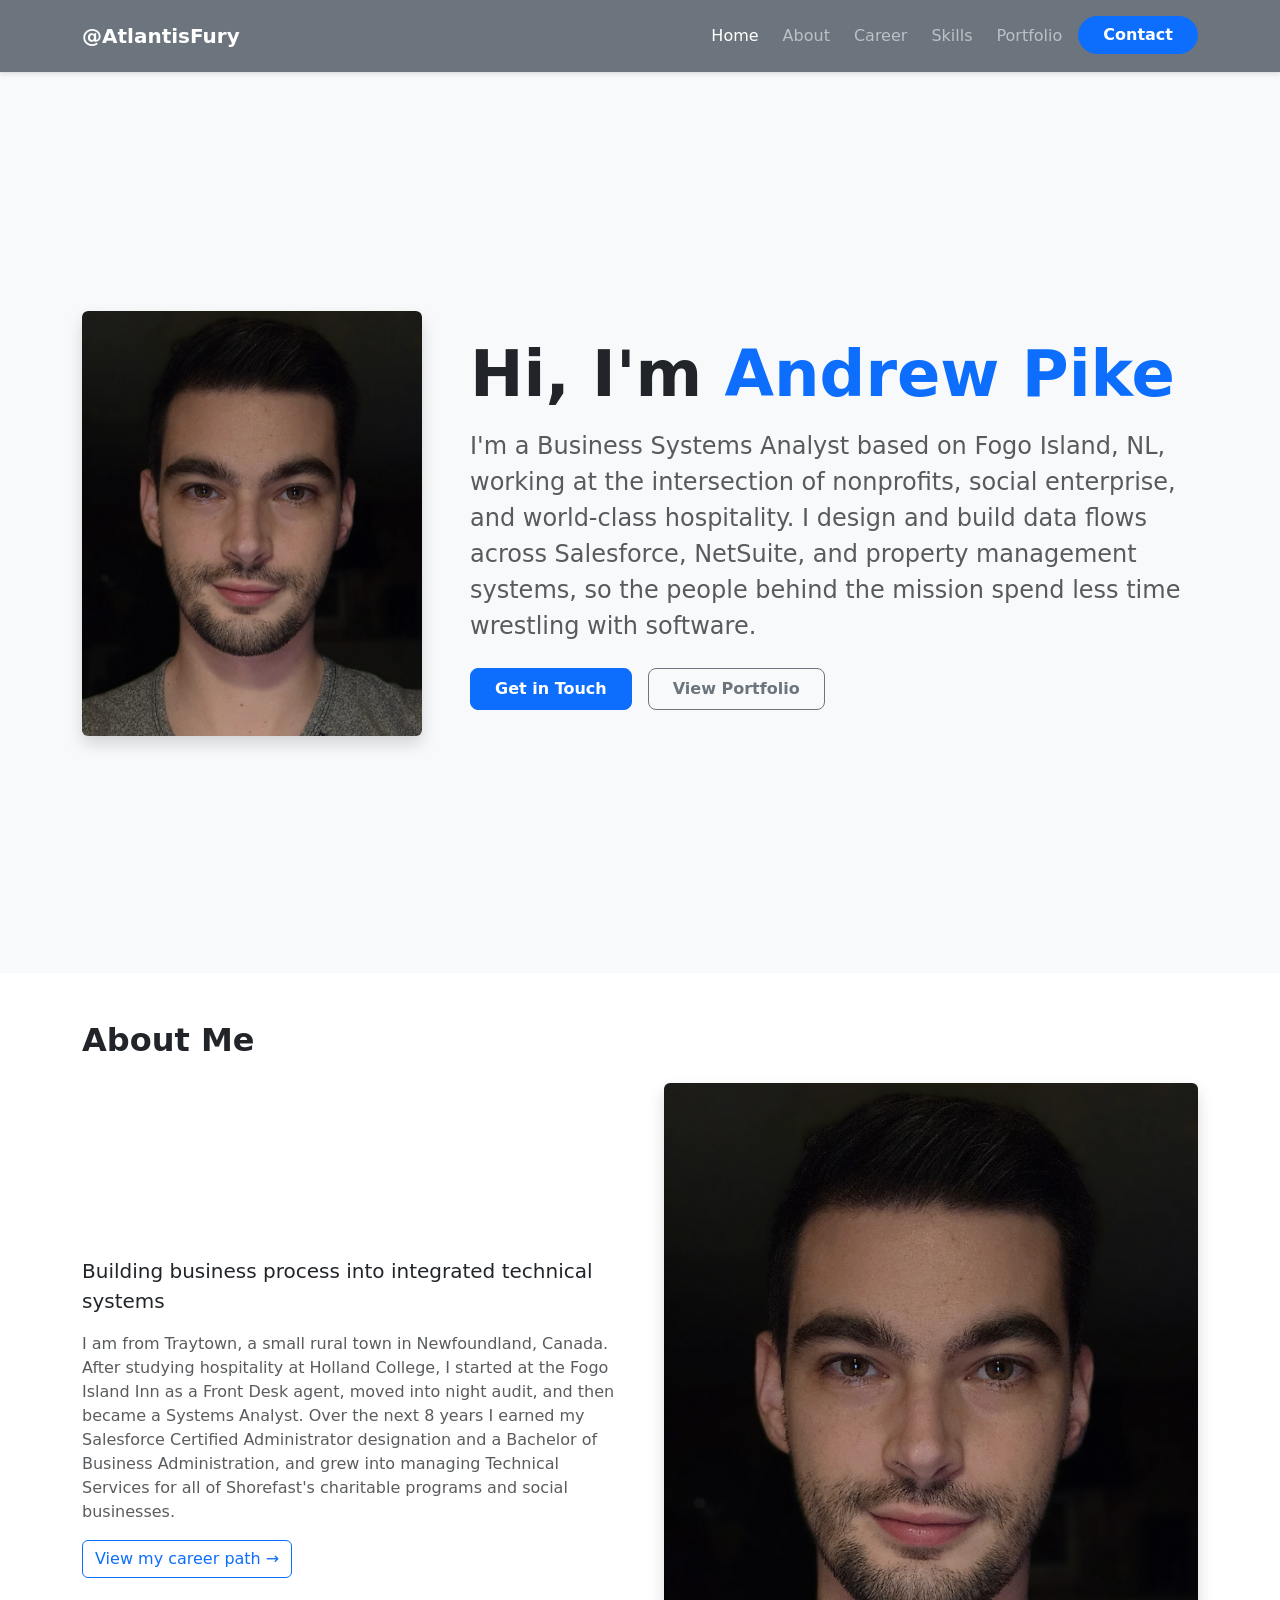
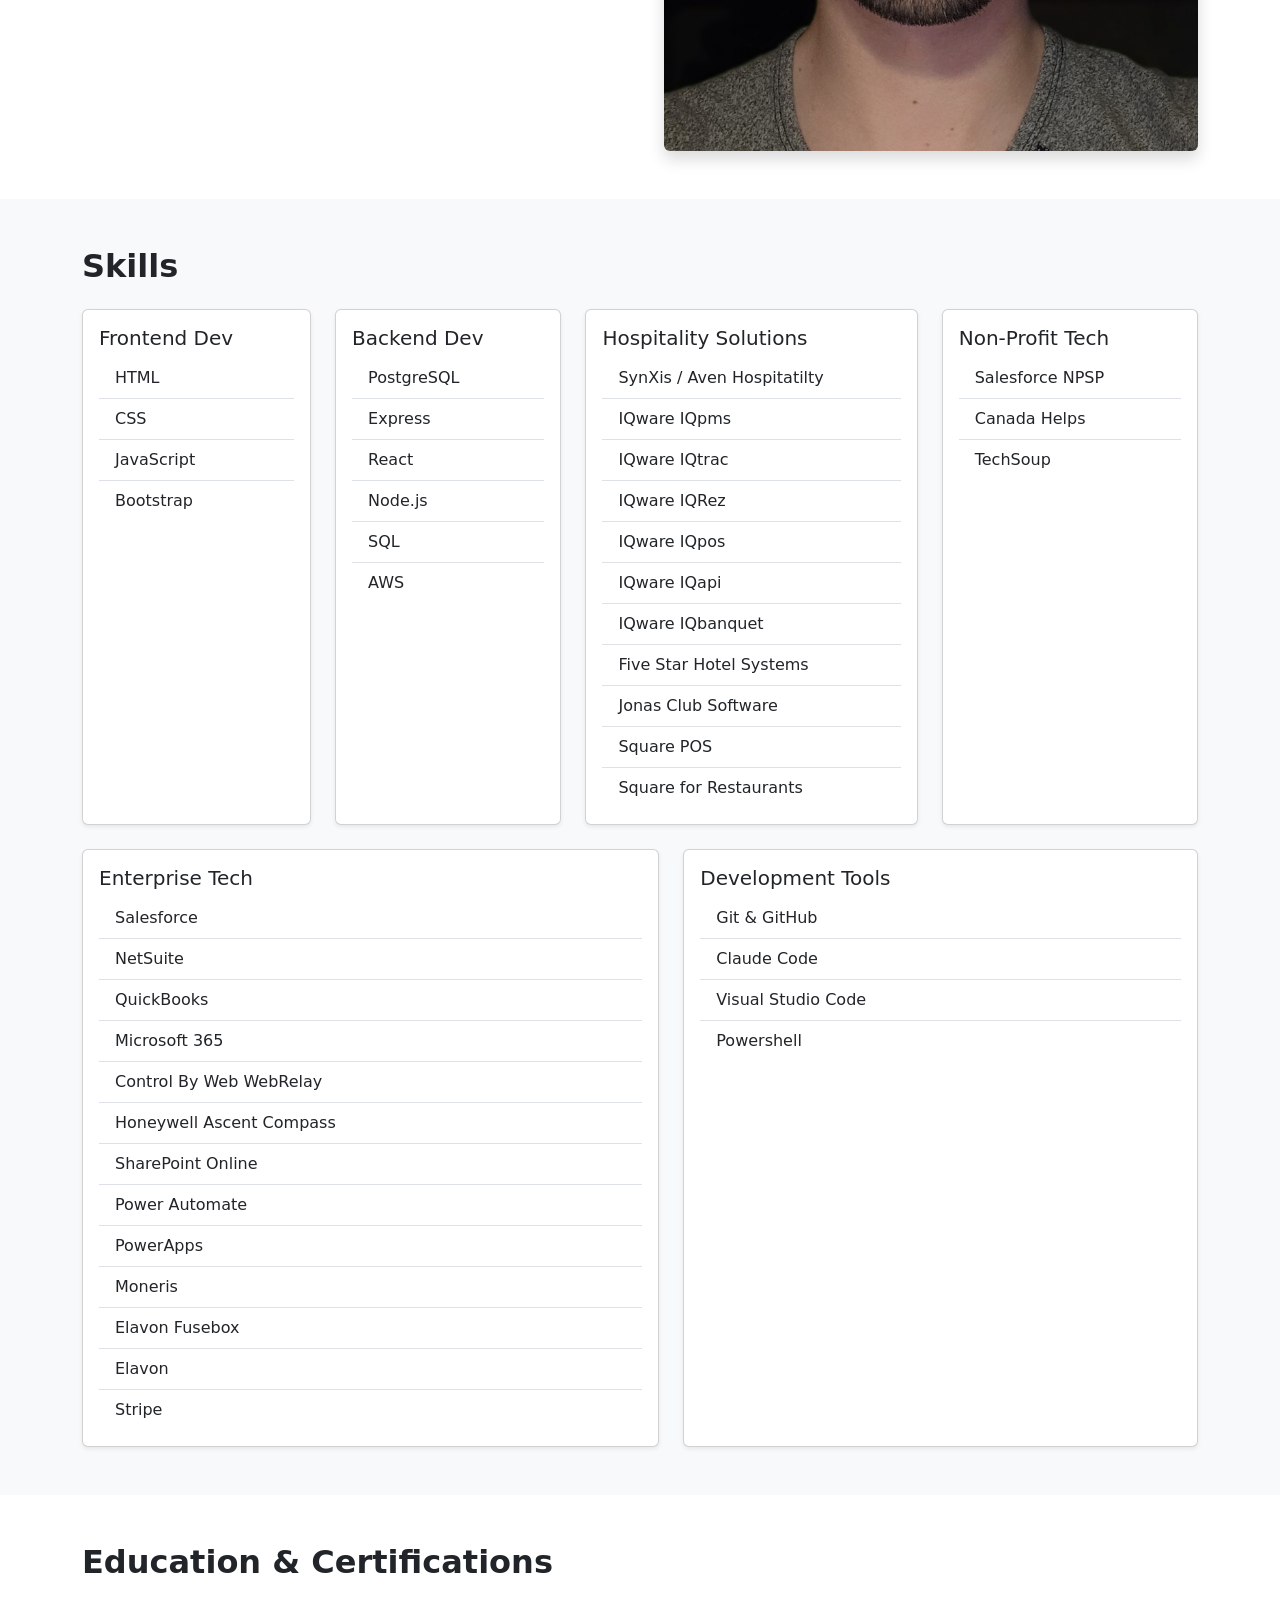
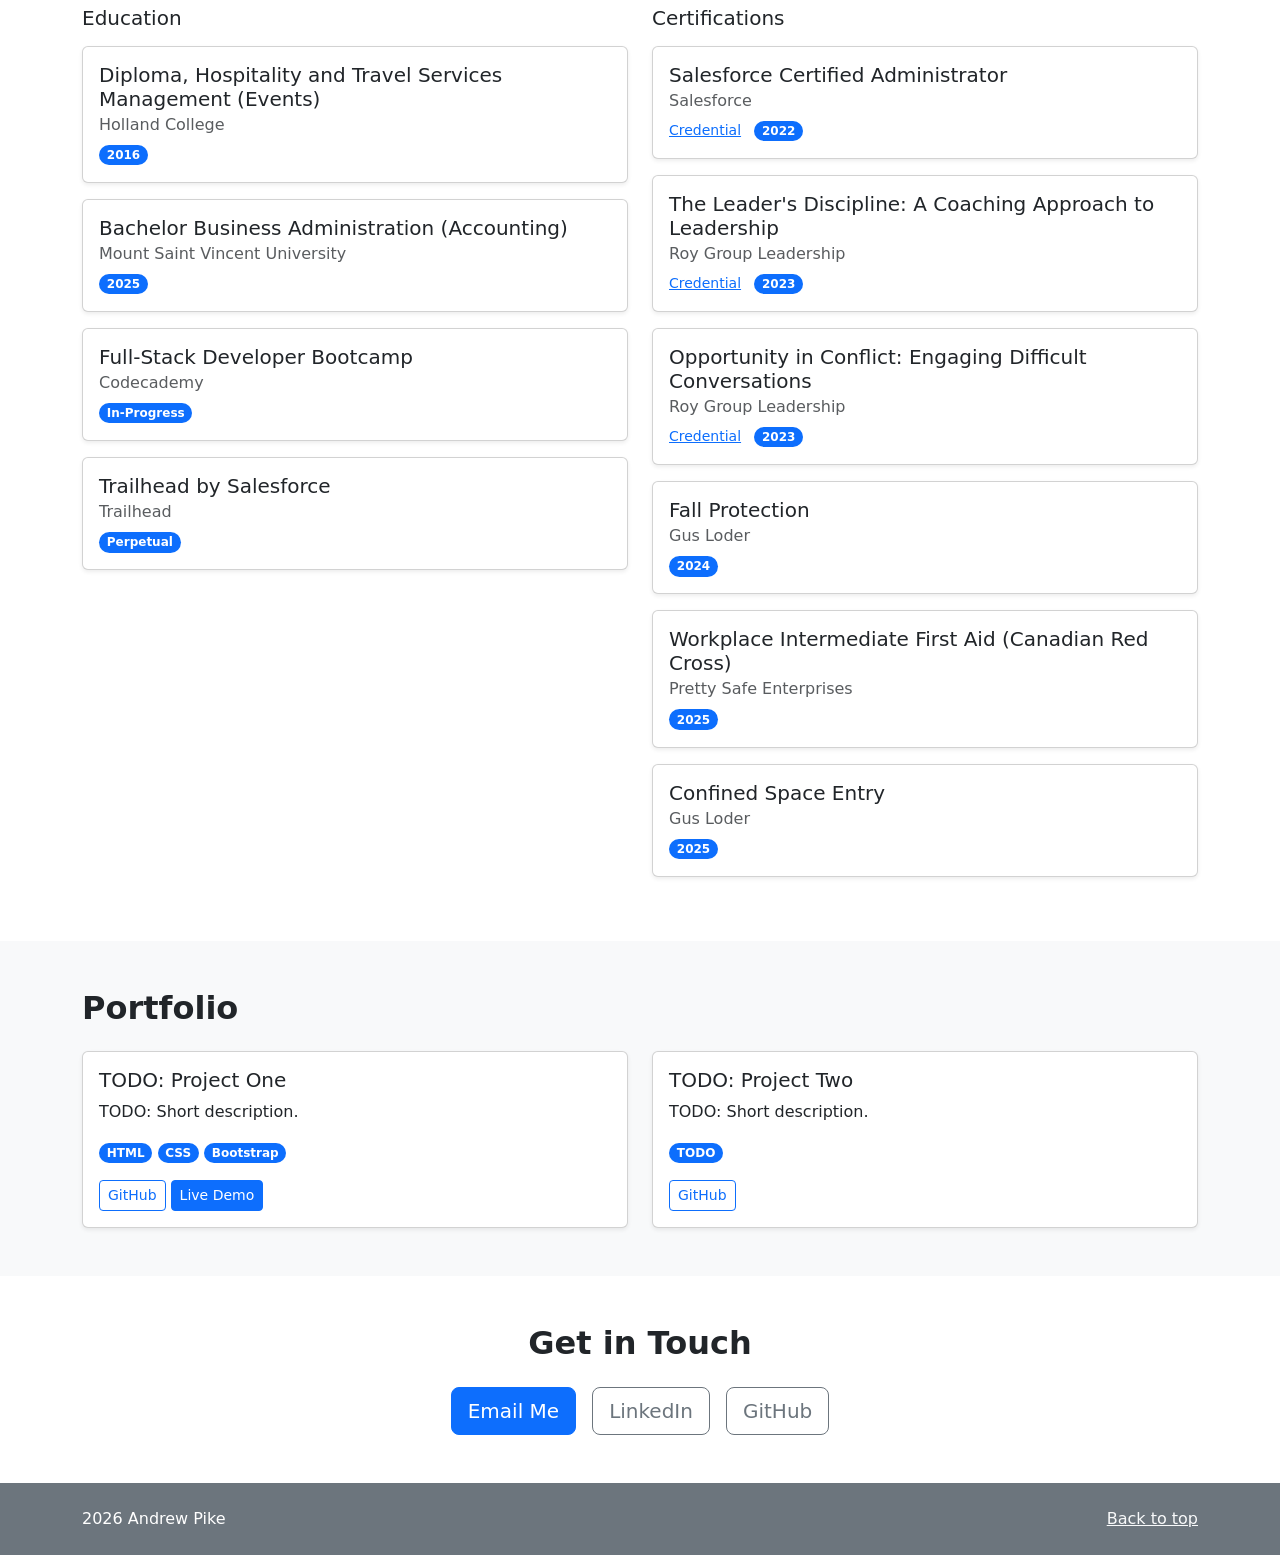
<file: index.html>
<!doctype html>
<html lang="en">
  <head>
    <meta charset="UTF-8" />
    <meta name="viewport" content="width=device-width, initial-scale=1.0" />
    <link
      href="https://cdn.jsdelivr.net/npm/bootstrap@5.3.8/dist/css/bootstrap.min.css"
      rel="stylesheet"
      integrity="sha384-sRIl4kxILFvY47J16cr9ZwB07vP4J8+LH7qKQnuqkuIAvNWLzeN8tE5YBujZqJLB"
      crossorigin="anonymous" />
    <!-- Custom styles load after Bootstrap so they can override it -->
    <link rel="stylesheet" href="./css/style.css" />
    <title>Meet Andrew Pike</title>
    <link
      rel="apple-touch-icon"
      sizes="180x180"
      href="./favicon_io/apple-touch-icon.png" />
    <link
      rel="icon"
      type="image/png"
      sizes="32x32"
      href="./favicon_io/favicon-32x32.png" />
    <link
      rel="icon"
      type="image/png"
      sizes="16x16"
      href="./favicon_io/favicon-16x16.png" />
    <link rel="manifest" href="./favicon_io/site.webmanifest" />
  </head>
  <body>
    <!-- Sticky Navbar -->
    <nav
      class="navbar navbar-expand-lg navbar-dark bg-secondary border-bottom sticky-top shadow-sm py-3">
      <div class="container">
        <a class="navbar-brand fw-bold text-info text-white" href="#home"
          >@AtlantisFury</a
        >
        <button
          class="navbar-toggler border-0"
          type="button"
          data-bs-toggle="collapse"
          data-bs-target="#navbarNav"
          aria-controls="navbarNav"
          aria-expanded="false"
          aria-label="Toggle navigation">
          <span class="navbar-toggler-icon"></span>
        </button>
        <div class="collapse navbar-collapse" id="navbarNav">
          <ul class="navbar-nav ms-auto gap-2 text-center pt-3 pt-lg-0">
            <li class="nav-item">
              <a class="nav-link active fw-medium" href="#home">Home</a>
            </li>
            <li class="nav-item">
              <a class="nav-link fw-medium" href="#about">About</a>
            </li>
            <li class="nav-item">
              <a class="nav-link fw-medium" href="./career.html">Career</a>
            </li>
            <li class="nav-item">
              <a class="nav-link fw-medium" href="#skills">Skills</a>
            </li>
            <li class="nav-item">
              <a class="nav-link fw-medium" href="#portfolio">Portfolio</a>
            </li>
            <li class="nav-item">
              <a
                class="btn btn-primary px-4 fw-semibold rounded-pill"
                href="#contact"
                >Contact</a
              >
            </li>
          </ul>
        </div>
      </div>
    </nav>

    <main>
      <section
        id="home"
        class="py-5 bg-light min-vh-100 d-flex align-items-center">
        <div class="container">
          <div class="row align-items-center g-5">
            <!-- Left Column: Profile Card -->
            <div class="col-12 col-md-5 col-lg-4">
              <div class="card shadow border-0 overflow-hidden">
                <img
                  src="./assets/20251216APikeProfile.jpg"
                  class="card-img-top img-fluid"
                  alt="Profile Image" />
              </div>
            </div>

            <!-- Right Column: Name and Intro -->
            <div class="col-12 col-md-7 col-lg-8">
              <h1 class="display-3 fw-bold text-dark mb-3">
                Hi, I'm <span class="text-primary">Andrew Pike</span>
              </h1>
              <p class="lead text-muted fs-4 mb-4">
                I'm a Business Systems Analyst based on Fogo Island, NL, working
                at the intersection of nonprofits, social enterprise, and
                world-class hospitality. I design and build data flows across
                Salesforce, NetSuite, and property management systems, so the
                people behind the mission spend less time wrestling with
                software.
              </p>
              <div class="d-grid d-sm-flex gap-3">
                <a
                  href="#contact"
                  class="btn btn-primary btn-lg px-4 fs-6 fw-semibold"
                  >Get in Touch</a
                >
                <a
                  href="#portfolio"
                  class="btn btn-outline-secondary btn-lg px-4 fs-6 fw-semibold"
                  >View Portfolio</a
                >
              </div>
            </div>
          </div>
        </div>
      </section>

      <!-- About -->
      <section id="about" class="py-5">
        <div class="container">
          <h2 class="fw-bold mb-4">About Me</h2>
          <div class="row align-items-center g-5">
            <div class="col-12 col-md-6">
              <p class="lead">
                Building business process into integrated technical systems
              </p>
              <p class="text-body-secondary">
                I am from Traytown, a small rural town in Newfoundland, Canada.
                After studying hospitality at Holland College, I started at the
                Fogo Island Inn as a Front Desk agent, moved into night audit,
                and then became a Systems Analyst. Over the next 8 years I
                earned my Salesforce Certified Administrator designation and a
                Bachelor of Business Administration, and grew into managing
                Technical Services for all of Shorefast's charitable programs
                and social businesses.
              </p>
              <a href="./career.html" class="btn btn-outline-primary"
                >View my career path &rarr;</a
              >
            </div>
            <div class="col-12 col-md-6">
              <!-- TODO: add an image, or delete this column and widen the text -->
              <img
                src="./assets/20251216APikeProfile.jpg"
                class="img-fluid rounded shadow"
                alt="TODO: describe image" />
            </div>
          </div>
        </div>
      </section>

      <!-- Skills -->
      <section id="skills" class="py-5 bg-light">
        <div class="container">
          <h2 class="fw-bold mb-4">Skills</h2>
          <div class="d-flex flex-wrap justify-content-center gap-4">
            <div class="card shadow-sm flex-fill">
              <div class="card-body">
                <h3 class="card-title h5">Frontend Dev</h3>
                <ul class="list-group list-group-flush">
                  <li class="list-group-item">HTML</li>
                  <li class="list-group-item">CSS</li>
                  <li class="list-group-item">JavaScript</li>
                  <li class="list-group-item">Bootstrap</li>
                </ul>
              </div>
            </div>
            <div class="card shadow-sm flex-fill">
              <div class="card-body">
                <h3 class="card-title h5">Backend Dev</h3>
                <ul class="list-group list-group-flush">
                  <li class="list-group-item">PostgreSQL</li>
                  <li class="list-group-item">Express</li>
                  <li class="list-group-item">React</li>
                  <li class="list-group-item">Node.js</li>
                  <li class="list-group-item">SQL</li>
                  <li class="list-group-item">AWS</li>
                </ul>
              </div>
            </div>
            <div class="card shadow-sm flex-fill">
              <div class="card-body">
                <h3 class="card-title h5">Hospitality Solutions</h3>
                <ul class="list-group list-group-flush">
                  <li class="list-group-item">SynXis / Aven Hospitatilty</li>
                  <li class="list-group-item">IQware IQpms</li>
                  <li class="list-group-item">IQware IQtrac</li>
                  <li class="list-group-item">IQware IQRez</li>
                  <li class="list-group-item">IQware IQpos</li>
                  <li class="list-group-item">IQware IQapi</li>
                  <li class="list-group-item">IQware IQbanquet</li>
                  <li class="list-group-item">Five Star Hotel Systems</li>
                  <li class="list-group-item">Jonas Club Software</li>
                  <li class="list-group-item">Square POS</li>
                  <li class="list-group-item">Square for Restaurants</li>
                </ul>
              </div>
            </div>
            <div class="card shadow-sm flex-fill">
              <div class="card-body">
                <h3 class="card-title h5">Non-Profit Tech</h3>
                <ul class="list-group list-group-flush">
                  <li class="list-group-item">Salesforce NPSP</li>
                  <li class="list-group-item">Canada Helps</li>
                  <li class="list-group-item">TechSoup</li>
                </ul>
              </div>
            </div>
            <div class="card shadow-sm flex-fill">
              <div class="card-body">
                <h3 class="card-title h5">Enterprise Tech</h3>
                <ul class="list-group list-group-flush">
                  <li class="list-group-item">Salesforce</li>
                  <li class="list-group-item">NetSuite</li>
                  <li class="list-group-item">QuickBooks</li>
                  <li class="list-group-item">Microsoft 365</li>
                  <li class="list-group-item">Control By Web WebRelay</li>
                  <li class="list-group-item">Honeywell Ascent Compass</li>
                  <li class="list-group-item">SharePoint Online</li>
                  <li class="list-group-item">Power Automate</li>
                  <li class="list-group-item">PowerApps</li>
                  <li class="list-group-item">Moneris</li>
                  <li class="list-group-item">Elavon Fusebox</li>
                  <li class="list-group-item">Elavon</li>
                  <li class="list-group-item">Stripe</li>
                </ul>
              </div>
            </div>
            <div class="card shadow-sm flex-fill">
              <div class="card-body">
                <h3 class="card-title h5">Development Tools</h3>
                <ul class="list-group list-group-flush">
                  <li class="list-group-item">Git &amp; GitHub</li>
                  <li class="list-group-item">Claude Code</li>
                  <li class="list-group-item">Visual Studio Code</li>
                  <li class="list-group-item">Powershell</li>
                </ul>
              </div>
            </div>
          </div>
        </div>
      </section>

      <!-- Education & Certifications -->
      <section id="education" class="py-5">
        <div class="container">
          <h2 class="fw-bold mb-4">Education &amp; Certifications</h2>
          <div class="row g-4">
            <div class="col-12 col-md-6">
              <h3 class="h5 mb-3">Education</h3>
              <div class="card shadow-sm mb-3">
                <div class="card-body">
                  <h3 class="card-title h5">
                    Diploma, Hospitality and Travel Services Management (Events)
                  </h3>
                  <h4 class="card-subtitle h6 text-body-secondary mb-2">
                    Holland College
                  </h4>
                  <span class="badge text-bg-primary rounded-pill">2016</span>
                </div>
              </div>
              <div class="card shadow-sm mb-3">
                <div class="card-body">
                  <h3 class="card-title h5">
                    Bachelor Business Administration (Accounting)
                  </h3>
                  <h4 class="card-subtitle h6 text-body-secondary mb-2">
                    Mount Saint Vincent University
                  </h4>
                  <span class="badge text-bg-primary rounded-pill">2025</span>
                </div>
              </div>
              <div class="card shadow-sm mb-3">
                <div class="card-body">
                  <h3 class="card-title h5">Full-Stack Developer Bootcamp</h3>
                  <h4 class="card-subtitle h6 text-body-secondary mb-2">
                    Codecademy
                  </h4>
                  <span class="badge text-bg-primary rounded-pill"
                    >In-Progress</span
                  >
                </div>
              </div>
              <div class="card shadow-sm mb-3">
                <div class="card-body">
                  <h3 class="card-title h5">Trailhead by Salesforce</h3>
                  <h4 class="card-subtitle h6 text-body-secondary mb-2">
                    Trailhead
                  </h4>
                  <span class="badge text-bg-primary rounded-pill"
                    >Perpetual</span
                  >
                </div>
              </div>
            </div>
            <div class="col-12 col-md-6">
              <h3 class="h5 mb-3">Certifications</h3>
              <div class="card shadow-sm mb-3">
                <div class="card-body">
                  <h3 class="card-title h5">
                    Salesforce Certified Administrator
                  </h3>
                  <h4 class="card-subtitle h6 text-body-secondary mb-2">
                    Salesforce
                  </h4>
                  <a
                    href="https://www.salesforce.com/trailblazer/andrewpike3"
                    class="card-link small me-2"
                    >Credential</a
                  >
                  <span class="badge text-bg-primary rounded-pill">2022</span>
                </div>
              </div>
              <div class="card shadow-sm mb-3">
                <div class="card-body">
                  <h3 class="card-title h5">
                    The Leader's Discipline: A Coaching Approach to Leadership
                  </h3>
                  <h4 class="card-subtitle h6 text-body-secondary mb-2">
                    Roy Group Leadership
                  </h4>
                  <a
                    href="https://www.credly.com/badges/cf97e280-08fd-48ce-a715-775957f7af62"
                    class="card-link small me-2"
                    >Credential</a
                  >
                  <span class="badge text-bg-primary rounded-pill">2023</span>
                </div>
              </div>
              <div class="card shadow-sm mb-3">
                <div class="card-body">
                  <h3 class="card-title h5">
                    Opportunity in Conflict: Engaging Difficult Conversations
                  </h3>
                  <h4 class="card-subtitle h6 text-body-secondary mb-2">
                    Roy Group Leadership
                  </h4>
                  <a
                    href="https://www.credly.com/badges/a9c1c381-29b5-4894-8751-e0067d7bf216"
                    class="card-link small me-2"
                    >Credential</a
                  >
                  <span class="badge text-bg-primary rounded-pill">2023</span>
                </div>
              </div>
              <div class="card shadow-sm mb-3">
                <div class="card-body">
                  <h3 class="card-title h5">Fall Protection</h3>
                  <h4 class="card-subtitle h6 text-body-secondary mb-2">
                    Gus Loder
                  </h4>
                  <span class="badge text-bg-primary rounded-pill">2024</span>
                </div>
              </div>
              <div class="card shadow-sm mb-3">
                <div class="card-body">
                  <h3 class="card-title h5">
                    Workplace Intermediate First Aid (Canadian Red Cross)
                  </h3>
                  <h4 class="card-subtitle h6 text-body-secondary mb-2">
                    Pretty Safe Enterprises
                  </h4>
                  <span class="badge text-bg-primary rounded-pill">2025</span>
                </div>
              </div>
              <div class="card shadow-sm mb-3">
                <div class="card-body">
                  <h3 class="card-title h5">Confined Space Entry</h3>
                  <h4 class="card-subtitle h6 text-body-secondary mb-2">
                    Gus Loder
                  </h4>
                  <span class="badge text-bg-primary rounded-pill">2025</span>
                </div>
              </div>
            </div>
          </div>
        </div>
      </section>

      <!-- Projects -->
      <section id="portfolio" class="py-5 bg-light">
        <div class="container">
          <h2 class="fw-bold mb-4">Portfolio</h2>
          <div
            class="d-flex flex-column flex-md-row justify-content-between align-items-stretch gap-4">
            <div class="card h-100 shadow-sm flex-fill">
              <div class="card-body d-flex flex-column">
                <h3 class="card-title h5">TODO: Project One</h3>
                <p class="card-text">TODO: Short description.</p>
                <div class="mb-3">
                  <span class="badge text-bg-primary rounded-pill">HTML</span>
                  <span class="badge text-bg-primary rounded-pill">CSS</span>
                  <span class="badge text-bg-primary rounded-pill"
                    >Bootstrap</span
                  >
                </div>
                <div class="mt-auto">
                  <a href="#" class="btn btn-outline-primary btn-sm">GitHub</a>
                  <a href="#" class="btn btn-primary btn-sm">Live Demo</a>
                </div>
              </div>
            </div>
            <div class="card h-100 shadow-sm flex-fill">
              <div class="card-body d-flex flex-column">
                <h3 class="card-title h5">TODO: Project Two</h3>
                <p class="card-text">TODO: Short description.</p>
                <div class="mb-3">
                  <span class="badge text-bg-primary rounded-pill">TODO</span>
                </div>
                <div class="mt-auto">
                  <a href="#" class="btn btn-outline-primary btn-sm">GitHub</a>
                </div>
              </div>
            </div>
          </div>
        </div>
      </section>

      <!-- Contact -->
      <section id="contact" class="py-5">
        <div class="container text-center">
          <h2 class="fw-bold mb-4">Get in Touch</h2>
          <div class="d-flex flex-wrap justify-content-center gap-3">
            <a href="./contact.html" class="btn btn-primary btn-lg">Email Me</a>
            <a
              href="https://www.linkedin.com/in/andrew-pike-90570318b/"
              class="btn btn-outline-secondary btn-lg"
              target="_blank"
              rel="noopener"
              >LinkedIn</a
            >
            <a
              href="https://github.com/AtlantisFury"
              class="btn btn-outline-secondary btn-lg"
              target="_blank"
              rel="noopener"
              >GitHub</a
            >
          </div>
        </div>
      </section>
    </main>

    <footer class="bg-secondary text-white py-4">
      <div class="container">
        <div
          class="d-flex flex-column flex-md-row justify-content-between align-items-center gap-2">
          <span> <span id="year">2026</span> Andrew Pike</span>
          <a href="#home" class="link-light">Back to top</a>
        </div>
      </div>
    </footer>

    <!-- Links to bootstrap library scripts under here -->
    <script
      src="https://cdn.jsdelivr.net/npm/@popperjs/core@2.11.8/dist/umd/popper.min.js"
      integrity="sha384-I7E8VVD/ismYTF4hNIPjVp/Zjvgyol6VFvRkX/vR+Vc4jQkC+hVqc2pM8ODewa9r"
      crossorigin="anonymous"></script>
    <script
      src="https://cdn.jsdelivr.net/npm/bootstrap@5.3.8/dist/js/bootstrap.min.js"
      integrity="sha384-G/EV+4j2dNv+tEPo3++6LCgdCROaejBqfUeNjuKAiuXbjrxilcCdDz6ZAVfHWe1Y"
      crossorigin="anonymous"></script>
  </body>
</html>
</file>
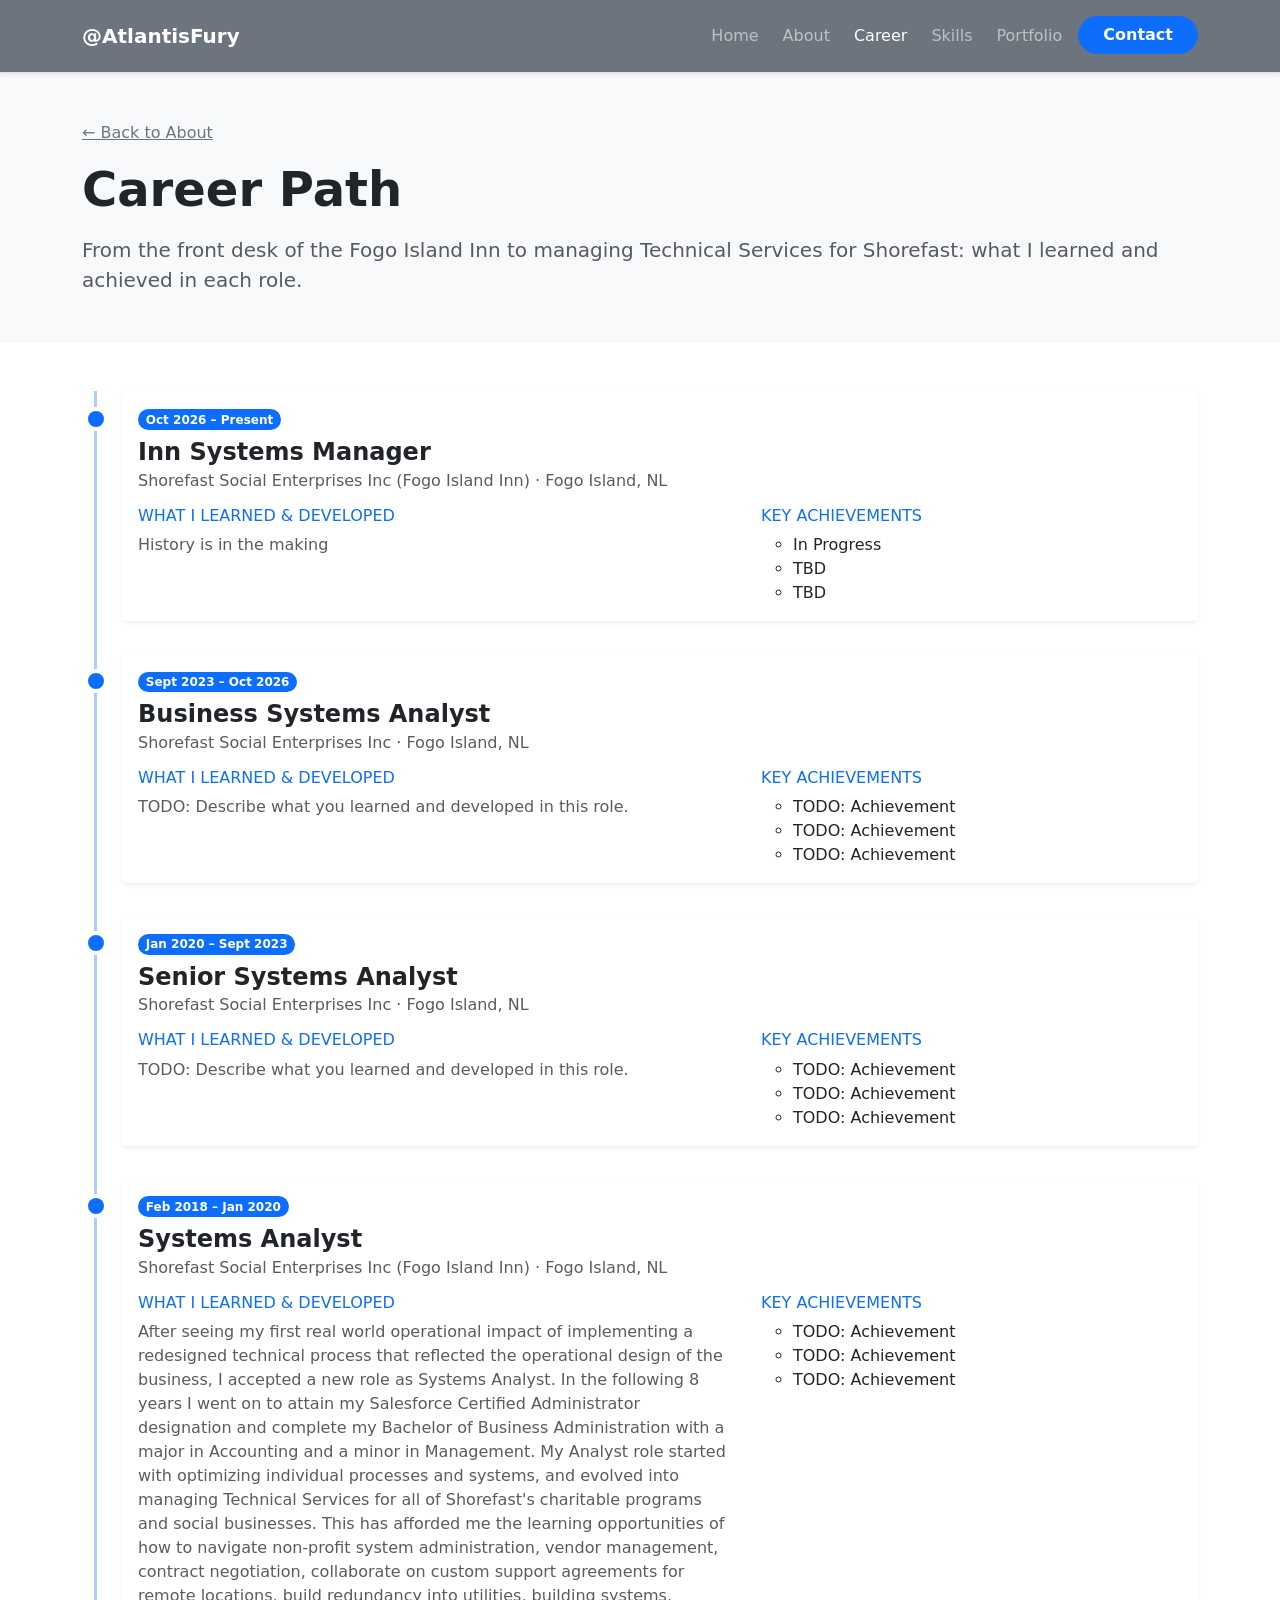
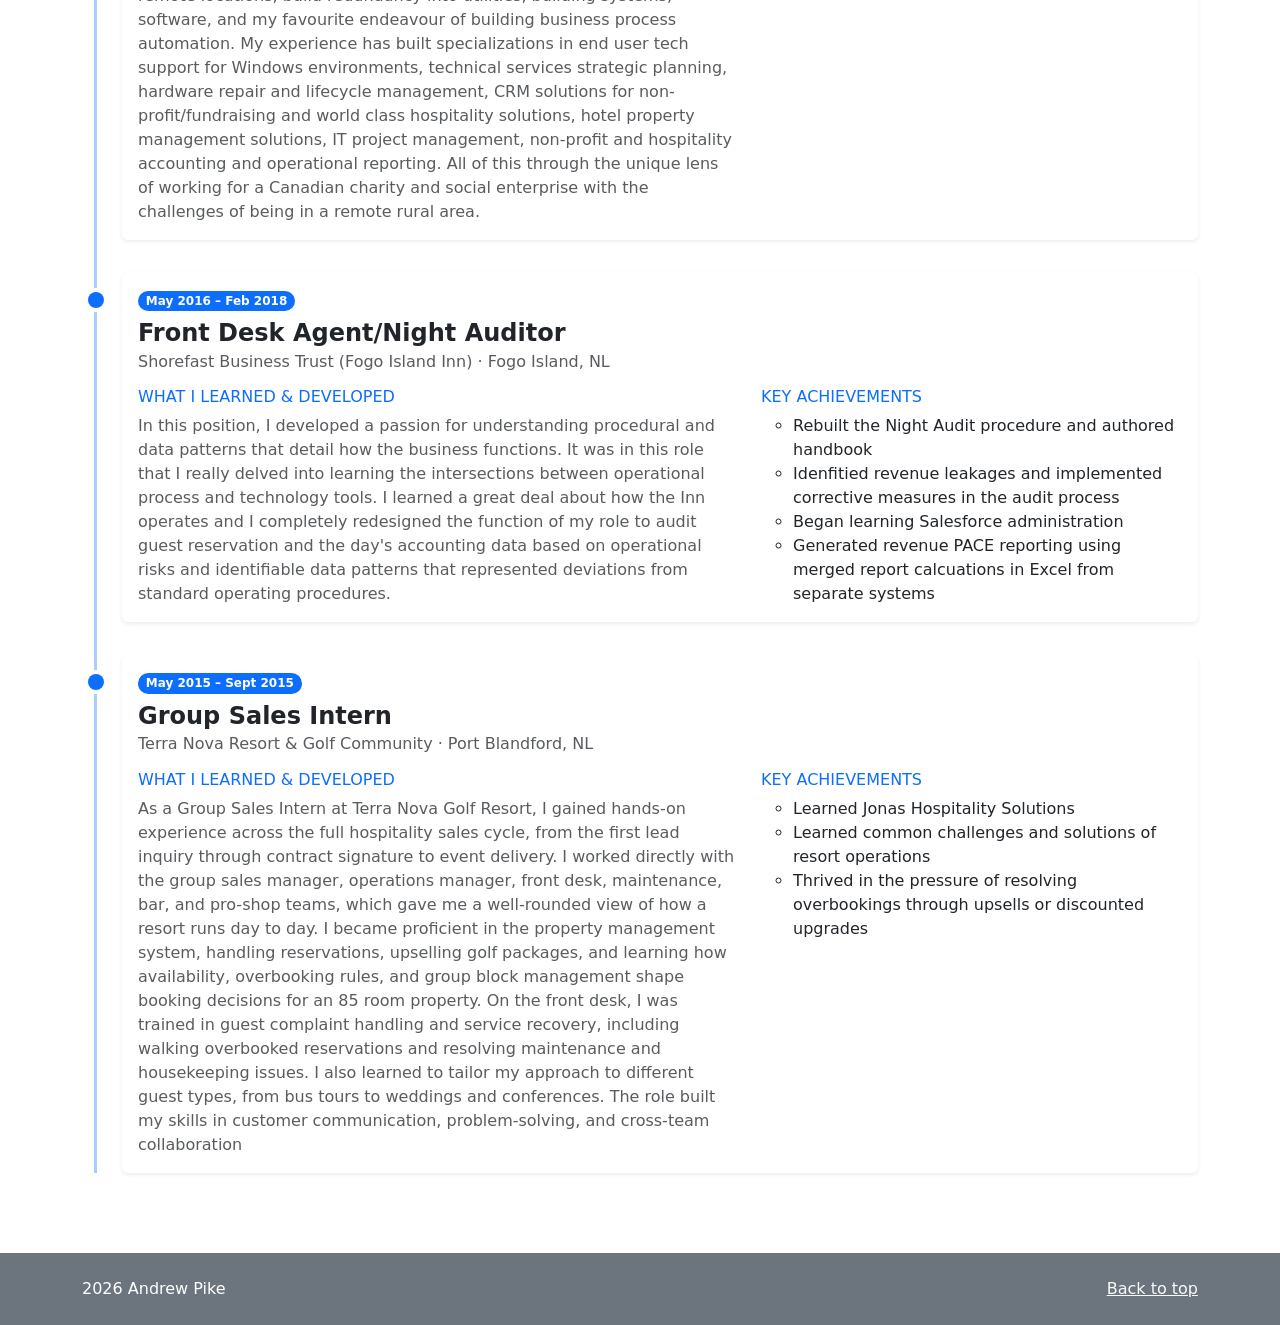
<file: career.html>
<!doctype html>
<html lang="en">
  <head>
    <meta charset="UTF-8" />
    <meta name="viewport" content="width=device-width, initial-scale=1.0" />
    <link
      href="https://cdn.jsdelivr.net/npm/bootstrap@5.3.8/dist/css/bootstrap.min.css"
      rel="stylesheet"
      integrity="sha384-sRIl4kxILFvY47J16cr9ZwB07vP4J8+LH7qKQnuqkuIAvNWLzeN8tE5YBujZqJLB"
      crossorigin="anonymous" />
    <!-- Custom styles load after Bootstrap so they can override it -->
    <link rel="stylesheet" href="./css/style.css" />
    <title>Career Path | Andrew Pike</title>
    <link
      rel="apple-touch-icon"
      sizes="180x180"
      href="./favicon_io/apple-touch-icon.png" />
    <link
      rel="icon"
      type="image/png"
      sizes="32x32"
      href="./favicon_io/favicon-32x32.png" />
    <link
      rel="icon"
      type="image/png"
      sizes="16x16"
      href="./favicon_io/favicon-16x16.png" />
    <link rel="manifest" href="./favicon_io/site.webmanifest" />
  </head>
  <body id="top">
    <!-- Sticky Navbar -->
    <nav
      class="navbar navbar-expand-lg navbar-dark bg-secondary border-bottom sticky-top shadow-sm py-3">
      <div class="container">
        <a
          class="navbar-brand fw-bold text-info text-white"
          href="./index.html#home"
          >@AtlantisFury</a
        >
        <button
          class="navbar-toggler border-0"
          type="button"
          data-bs-toggle="collapse"
          data-bs-target="#navbarNav"
          aria-controls="navbarNav"
          aria-expanded="false"
          aria-label="Toggle navigation">
          <span class="navbar-toggler-icon"></span>
        </button>
        <div class="collapse navbar-collapse" id="navbarNav">
          <ul class="navbar-nav ms-auto gap-2 text-center pt-3 pt-lg-0">
            <li class="nav-item">
              <a class="nav-link fw-medium" href="./index.html#home">Home</a>
            </li>
            <li class="nav-item">
              <a class="nav-link fw-medium" href="./index.html#about">About</a>
            </li>
            <li class="nav-item">
              <a
                class="nav-link active fw-medium"
                href="./career.html"
                aria-current="page"
                >Career</a
              >
            </li>
            <li class="nav-item">
              <a class="nav-link fw-medium" href="./index.html#skills"
                >Skills</a
              >
            </li>
            <li class="nav-item">
              <a class="nav-link fw-medium" href="./index.html#portfolio"
                >Portfolio</a
              >
            </li>
            <li class="nav-item">
              <a
                class="btn btn-primary px-4 fw-semibold rounded-pill"
                href="./index.html#contact"
                >Contact</a
              >
            </li>
          </ul>
        </div>
      </div>
    </nav>

    <main>
      <!-- Page header -->
      <section class="py-5 bg-light">
        <div class="container">
          <a href="./index.html#about" class="link-secondary"
            >&larr; Back to About</a
          >
          <h1 class="display-5 fw-bold mt-3 mb-3">Career Path</h1>
          <p class="lead text-muted mb-0">
            From the front desk of the Fogo Island Inn to managing Technical
            Services for Shorefast: what I learned and achieved in each role.
          </p>
        </div>
      </section>

      <!-- Timeline: most recent role first -->
      <section class="py-5">
        <div class="container">
          <ol class="timeline list-unstyled mb-0">
            <!-- Role 1 -->
            <li class="timeline-item">
              <div class="card shadow-sm border-0">
                <div class="card-body">
                  <span class="badge text-bg-primary rounded-pill mb-2"
                    >Oct 2026 &ndash; Present</span
                  >
                  <h2 class="h4 fw-bold mb-1">Inn Systems Manager</h2>
                  <h3 class="h6 text-body-secondary mb-3">
                    Shorefast Social Enterprises Inc (Fogo Island Inn) &middot;
                    Fogo Island, NL
                  </h3>
                  <div class="row g-4">
                    <div class="col-12 col-lg-7">
                      <h4 class="h6 text-uppercase text-primary">
                        What I Learned &amp; Developed
                      </h4>
                      <p class="text-body-secondary mb-0">
                        History is in the making
                      </p>
                    </div>
                    <div class="col-12 col-lg-5">
                      <h4 class="h6 text-uppercase text-primary">
                        Key Achievements
                      </h4>
                      <ul class="mb-0">
                        <li>In Progress</li>
                        <li>TBD</li>
                        <li>TBD</li>
                      </ul>
                    </div>
                  </div>
                </div>
              </div>
            </li>

            <!-- Role 2 -->
            <li class="timeline-item">
              <div class="card shadow-sm border-0">
                <div class="card-body">
                  <span class="badge text-bg-primary rounded-pill mb-2"
                    >Sept 2023 &ndash; Oct 2026</span
                  >
                  <h2 class="h4 fw-bold mb-1">Business Systems Analyst</h2>
                  <h3 class="h6 text-body-secondary mb-3">
                    Shorefast Social Enterprises Inc &middot; Fogo Island, NL
                  </h3>
                  <div class="row g-4">
                    <div class="col-12 col-lg-7">
                      <h4 class="h6 text-uppercase text-primary">
                        What I Learned &amp; Developed
                      </h4>
                      <p class="text-body-secondary mb-0">
                        TODO: Describe what you learned and developed in this
                        role.
                      </p>
                    </div>
                    <div class="col-12 col-lg-5">
                      <h4 class="h6 text-uppercase text-primary">
                        Key Achievements
                      </h4>
                      <ul class="mb-0">
                        <li>TODO: Achievement</li>
                        <li>TODO: Achievement</li>
                        <li>TODO: Achievement</li>
                      </ul>
                    </div>
                  </div>
                </div>
              </div>
            </li>

            <!-- Role 3 -->
            <li class="timeline-item">
              <div class="card shadow-sm border-0">
                <div class="card-body">
                  <span class="badge text-bg-primary rounded-pill mb-2"
                    >Jan 2020 &ndash; Sept 2023</span
                  >
                  <h2 class="h4 fw-bold mb-1">Senior Systems Analyst</h2>
                  <h3 class="h6 text-body-secondary mb-3">
                    Shorefast Social Enterprises Inc &middot; Fogo Island, NL
                  </h3>
                  <div class="row g-4">
                    <div class="col-12 col-lg-7">
                      <h4 class="h6 text-uppercase text-primary">
                        What I Learned &amp; Developed
                      </h4>
                      <p class="text-body-secondary mb-0">
                        TODO: Describe what you learned and developed in this
                        role.
                      </p>
                    </div>
                    <div class="col-12 col-lg-5">
                      <h4 class="h6 text-uppercase text-primary">
                        Key Achievements
                      </h4>
                      <ul class="mb-0">
                        <li>TODO: Achievement</li>
                        <li>TODO: Achievement</li>
                        <li>TODO: Achievement</li>
                      </ul>
                    </div>
                  </div>
                </div>
              </div>
            </li>

            <!-- Role 4 -->
            <li class="timeline-item">
              <div class="card shadow-sm border-0">
                <div class="card-body">
                  <span class="badge text-bg-primary rounded-pill mb-2"
                    >Feb 2018 &ndash; Jan 2020</span
                  >
                  <h2 class="h4 fw-bold mb-1">Systems Analyst</h2>
                  <h3 class="h6 text-body-secondary mb-3">
                    Shorefast Social Enterprises Inc (Fogo Island Inn) &middot;
                    Fogo Island, NL
                  </h3>
                  <div class="row g-4">
                    <div class="col-12 col-lg-7">
                      <h4 class="h6 text-uppercase text-primary">
                        What I Learned &amp; Developed
                      </h4>
                      <!-- Draft moved from the old About Me section: edit to fit this role -->
                      <p class="text-body-secondary mb-0">
                        After seeing my first real world operational impact of
                        implementing a redesigned technical process that
                        reflected the operational design of the business, I
                        accepted a new role as Systems Analyst. In the following
                        8 years I went on to attain my Salesforce Certified
                        Administrator designation and complete my Bachelor of
                        Business Administration with a major in Accounting and a
                        minor in Management. My Analyst role started with
                        optimizing individual processes and systems, and evolved
                        into managing Technical Services for all of Shorefast's
                        charitable programs and social businesses. This has
                        afforded me the learning opportunities of how to
                        navigate non-profit system administration, vendor
                        management, contract negotiation, collaborate on custom
                        support agreements for remote locations, build
                        redundancy into utilities, building systems, software,
                        and my favourite endeavour of building business process
                        automation. My experience has built specializations in
                        end user tech support for Windows environments,
                        technical services strategic planning, hardware repair
                        and lifecycle management, CRM solutions for
                        non-profit/fundraising and world class hospitality
                        solutions, hotel property management solutions, IT
                        project management, non-profit and hospitality
                        accounting and operational reporting. All of this
                        through the unique lens of working for a Canadian
                        charity and social enterprise with the challenges of
                        being in a remote rural area.
                      </p>
                    </div>
                    <div class="col-12 col-lg-5">
                      <h4 class="h6 text-uppercase text-primary">
                        Key Achievements
                      </h4>
                      <ul class="mb-0">
                        <li>TODO: Achievement</li>
                        <li>TODO: Achievement</li>
                        <li>TODO: Achievement</li>
                      </ul>
                    </div>
                  </div>
                </div>
              </div>
            </li>

            <!-- Role 5 -->
            <li class="timeline-item">
              <div class="card shadow-sm border-0">
                <div class="card-body">
                  <span class="badge text-bg-primary rounded-pill mb-2"
                    >May 2016 &ndash; Feb 2018</span
                  >
                  <h2 class="h4 fw-bold mb-1">
                    Front Desk Agent/Night Auditor
                  </h2>
                  <h3 class="h6 text-body-secondary mb-3">
                    Shorefast Business Trust (Fogo Island Inn) &middot; Fogo
                    Island, NL
                  </h3>
                  <div class="row g-4">
                    <div class="col-12 col-lg-7">
                      <h4 class="h6 text-uppercase text-primary">
                        What I Learned &amp; Developed
                      </h4>
                      <!-- Draft moved from the old About Me section: edit to fit this role -->
                      <p class="text-body-secondary mb-0">
                        In this position, I developed a passion for
                        understanding procedural and data patterns that detail
                        how the business functions. It was in this role that I
                        really delved into learning the intersections between
                        operational process and technology tools. I learned a
                        great deal about how the Inn operates and I completely
                        redesigned the function of my role to audit guest
                        reservation and the day's accounting data based on
                        operational risks and identifiable data patterns that
                        represented deviations from standard operating
                        procedures.
                      </p>
                    </div>
                    <div class="col-12 col-lg-5">
                      <h4 class="h6 text-uppercase text-primary">
                        Key Achievements
                      </h4>
                      <ul class="mb-0">
                        <li>
                          Rebuilt the Night Audit procedure and authored
                          handbook
                        </li>
                        <li>
                          Idenfitied revenue leakages and implemented corrective
                          measures in the audit process
                        </li>
                        <li>Began learning Salesforce administration</li>
                        <li>
                          Generated revenue PACE reporting using merged report
                          calcuations in Excel from separate systems
                        </li>
                      </ul>
                    </div>
                  </div>
                </div>
              </div>
            </li>

            <!-- Role 6 -->
            <li class="timeline-item">
              <div class="card shadow-sm border-0">
                <div class="card-body">
                  <span class="badge text-bg-primary rounded-pill mb-2"
                    >May 2015 &ndash; Sept 2015</span
                  >
                  <h2 class="h4 fw-bold mb-1">Group Sales Intern</h2>
                  <h3 class="h6 text-body-secondary mb-3">
                    Terra Nova Resort & Golf Community &middot; Port Blandford,
                    NL
                  </h3>
                  <div class="row g-4">
                    <div class="col-12 col-lg-7">
                      <h4 class="h6 text-uppercase text-primary">
                        What I Learned &amp; Developed
                      </h4>
                      <!-- Draft moved from the old About Me section: edit to fit this role -->
                      <p class="text-body-secondary mb-0">
                        As a Group Sales Intern at Terra Nova Golf Resort, I
                        gained hands-on experience across the full hospitality
                        sales cycle, from the first lead inquiry through
                        contract signature to event delivery. I worked directly
                        with the group sales manager, operations manager, front
                        desk, maintenance, bar, and pro-shop teams, which gave
                        me a well-rounded view of how a resort runs day to day.
                        I became proficient in the property management system,
                        handling reservations, upselling golf packages, and
                        learning how availability, overbooking rules, and group
                        block management shape booking decisions for an 85 room
                        property. On the front desk, I was trained in guest
                        complaint handling and service recovery, including
                        walking overbooked reservations and resolving
                        maintenance and housekeeping issues. I also learned to
                        tailor my approach to different guest types, from bus
                        tours to weddings and conferences. The role built my
                        skills in customer communication, problem-solving, and
                        cross-team collaboration
                      </p>
                    </div>
                    <div class="col-12 col-lg-5">
                      <h4 class="h6 text-uppercase text-primary">
                        Key Achievements
                      </h4>
                      <ul class="mb-0">
                        <li>Learned Jonas Hospitality Solutions</li>
                        <li>
                          Learned common challenges and solutions of resort
                          operations
                        </li>
                        <li>
                          Thrived in the pressure of resolving overbookings
                          through upsells or discounted upgrades
                        </li>
                      </ul>
                    </div>
                  </div>
                </div>
              </div>
            </li>
          </ol>
        </div>
      </section>
    </main>

    <footer class="bg-secondary text-white py-4">
      <div class="container">
        <div
          class="d-flex flex-column flex-md-row justify-content-between align-items-center gap-2">
          <span> <span id="year">2026</span> Andrew Pike</span>
          <a href="#top" class="link-light">Back to top</a>
        </div>
      </div>
    </footer>

    <!-- Links to bootstrap library scripts under here -->
    <script
      src="https://cdn.jsdelivr.net/npm/@popperjs/core@2.11.8/dist/umd/popper.min.js"
      integrity="sha384-I7E8VVD/ismYTF4hNIPjVp/Zjvgyol6VFvRkX/vR+Vc4jQkC+hVqc2pM8ODewa9r"
      crossorigin="anonymous"></script>
    <script
      src="https://cdn.jsdelivr.net/npm/bootstrap@5.3.8/dist/js/bootstrap.min.js"
      integrity="sha384-G/EV+4j2dNv+tEPo3++6LCgdCROaejBqfUeNjuKAiuXbjrxilcCdDz6ZAVfHWe1Y"
      crossorigin="anonymous"></script>
  </body>
</html>
</file>
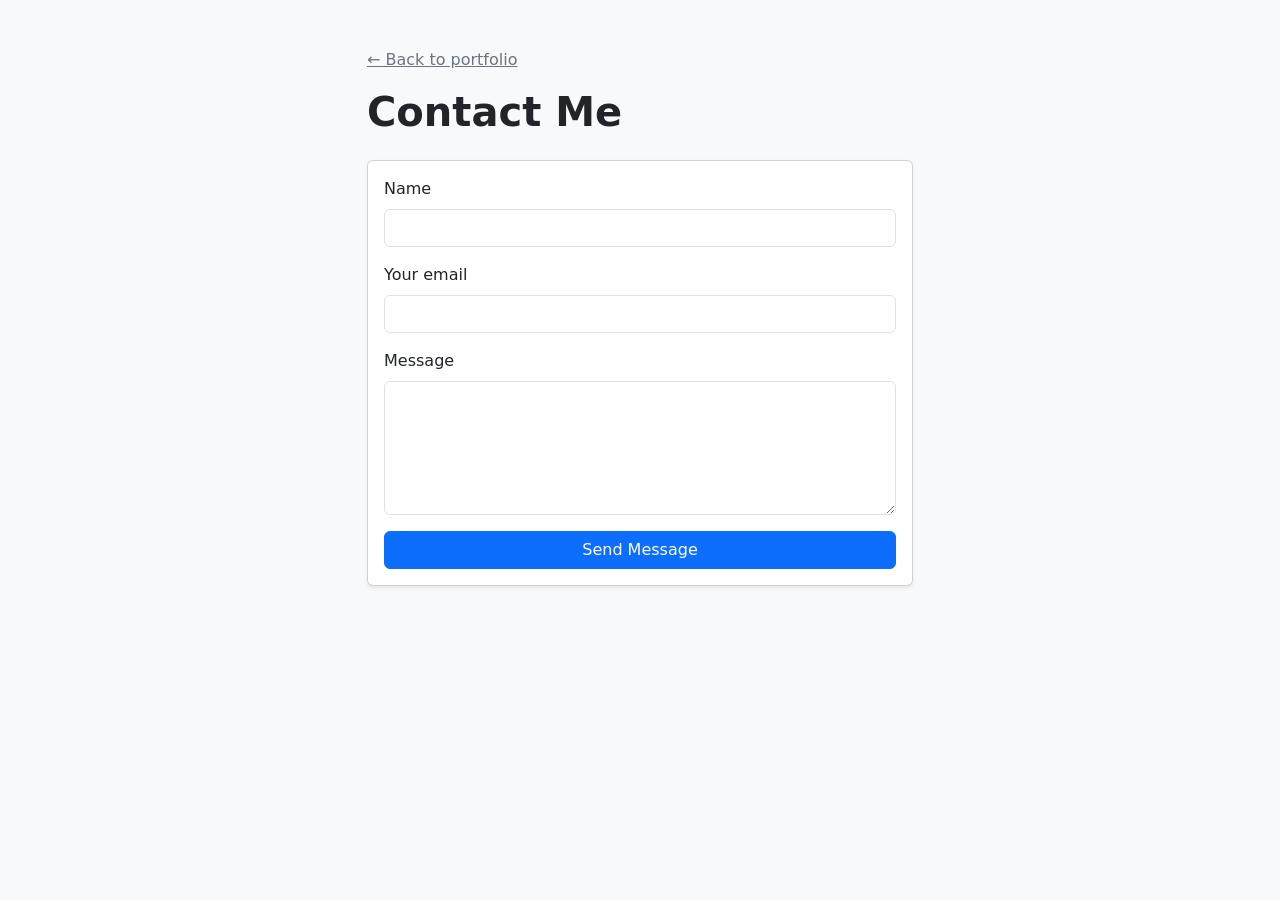
<file: contact.html>
<!doctype html>
<html lang="en">
  <head>
    <meta charset="UTF-8" />
    <meta name="viewport" content="width=device-width, initial-scale=1.0" />
    <link
      href="https://cdn.jsdelivr.net/npm/bootstrap@5.3.8/dist/css/bootstrap.min.css"
      rel="stylesheet"
      integrity="sha384-sRIl4kxILFvY47J16cr9ZwB07vP4J8+LH7qKQnuqkuIAvNWLzeN8tE5YBujZqJLB"
      crossorigin="anonymous" />
    <link rel="stylesheet" href="./css/style.css" />
    <title>Contact Andrew Pike</title>
    <link
      rel="icon"
      type="image/png"
      sizes="32x32"
      href="./favicon_io/favicon-32x32.png" />
  </head>
  <body class="bg-light">
    <main class="container py-5">
      <div class="row justify-content-center">
        <div class="col-12 col-md-8 col-lg-6">
          <a href="./index.html#contact" class="link-secondary"
            >&larr; Back to portfolio</a
          >
          <h1 class="fw-bold mt-3 mb-4">Contact Me</h1>

          <!--
            FormSubmit: the first submission sends an activation email to your
            inbox, which then gives you a random form ID. Put that ID below in
            place of YOUR_RANDOM_ID. Do NOT put your email address here, or it
            will be visible in the page source.
          -->
          <form
            action="https://formsubmit.co/2895fd0996b44f007ec82eaa4bdebe68"
            method="POST"
            class="card shadow-sm card-body">
            <div class="mb-3">
              <label for="name" class="form-label">Name</label>
              <input
                type="text"
                class="form-control"
                id="name"
                name="name"
                required />
            </div>
            <div class="mb-3">
              <label for="email" class="form-label">Your email</label>
              <input
                type="email"
                class="form-control"
                id="email"
                name="email"
                required />
            </div>
            <div class="mb-3">
              <label for="message" class="form-label">Message</label>
              <textarea
                class="form-control"
                id="message"
                name="message"
                rows="5"
                required></textarea>
            </div>
            <input
              type="hidden"
              name="_subject"
              value="New message from your portfolio" />
            <!-- Honeypot: hidden from people, filled in by spam bots -->
            <input
              type="text"
              name="_honey"
              class="d-none"
              tabindex="-1"
              autocomplete="off" />
            <button type="submit" class="btn btn-primary">Send Message</button>
          </form>
        </div>
      </div>
    </main>
  </body>
</html>
</file>
<file: css/style.css>
html {
  scroll-behavior: smooth;
}

/* Keep section headings clear of the sticky navbar */
section {
  scroll-margin-top: 80px;
}

.card {
  transition: transform 0.2s;
}

.card:hover {
  transform: translateY(-4px);
}

/* Career Path timeline: vertical line on the left with a dot per role */
.timeline {
  position: relative;
  padding-left: 2.5rem;
}

.timeline::before {
  content: "";
  position: absolute;
  top: 0;
  bottom: 0;
  left: 0.75rem;
  width: 3px;
  background-color: var(--bs-primary);
  opacity: 0.35;
}

.timeline-item {
  position: relative;
  margin-bottom: 2rem;
}

/* Dot sits on the line, level with the card's date badge */
.timeline-item::before {
  content: "";
  position: absolute;
  top: 1.25rem;
  left: calc(-2.5rem + 0.75rem + 1.5px - 0.5rem);
  width: 1rem;
  height: 1rem;
  border-radius: 50%;
  background-color: var(--bs-primary);
  box-shadow: 0 0 0 4px var(--bs-body-bg);
}

@media (max-width: 575.98px) {
  .timeline {
    padding-left: 1.75rem;
  }

  .timeline::before {
    left: 0.5rem;
  }

  .timeline-item::before {
    left: calc(-1.75rem + 0.5rem + 1.5px - 0.5rem);
  }
}
</file>
